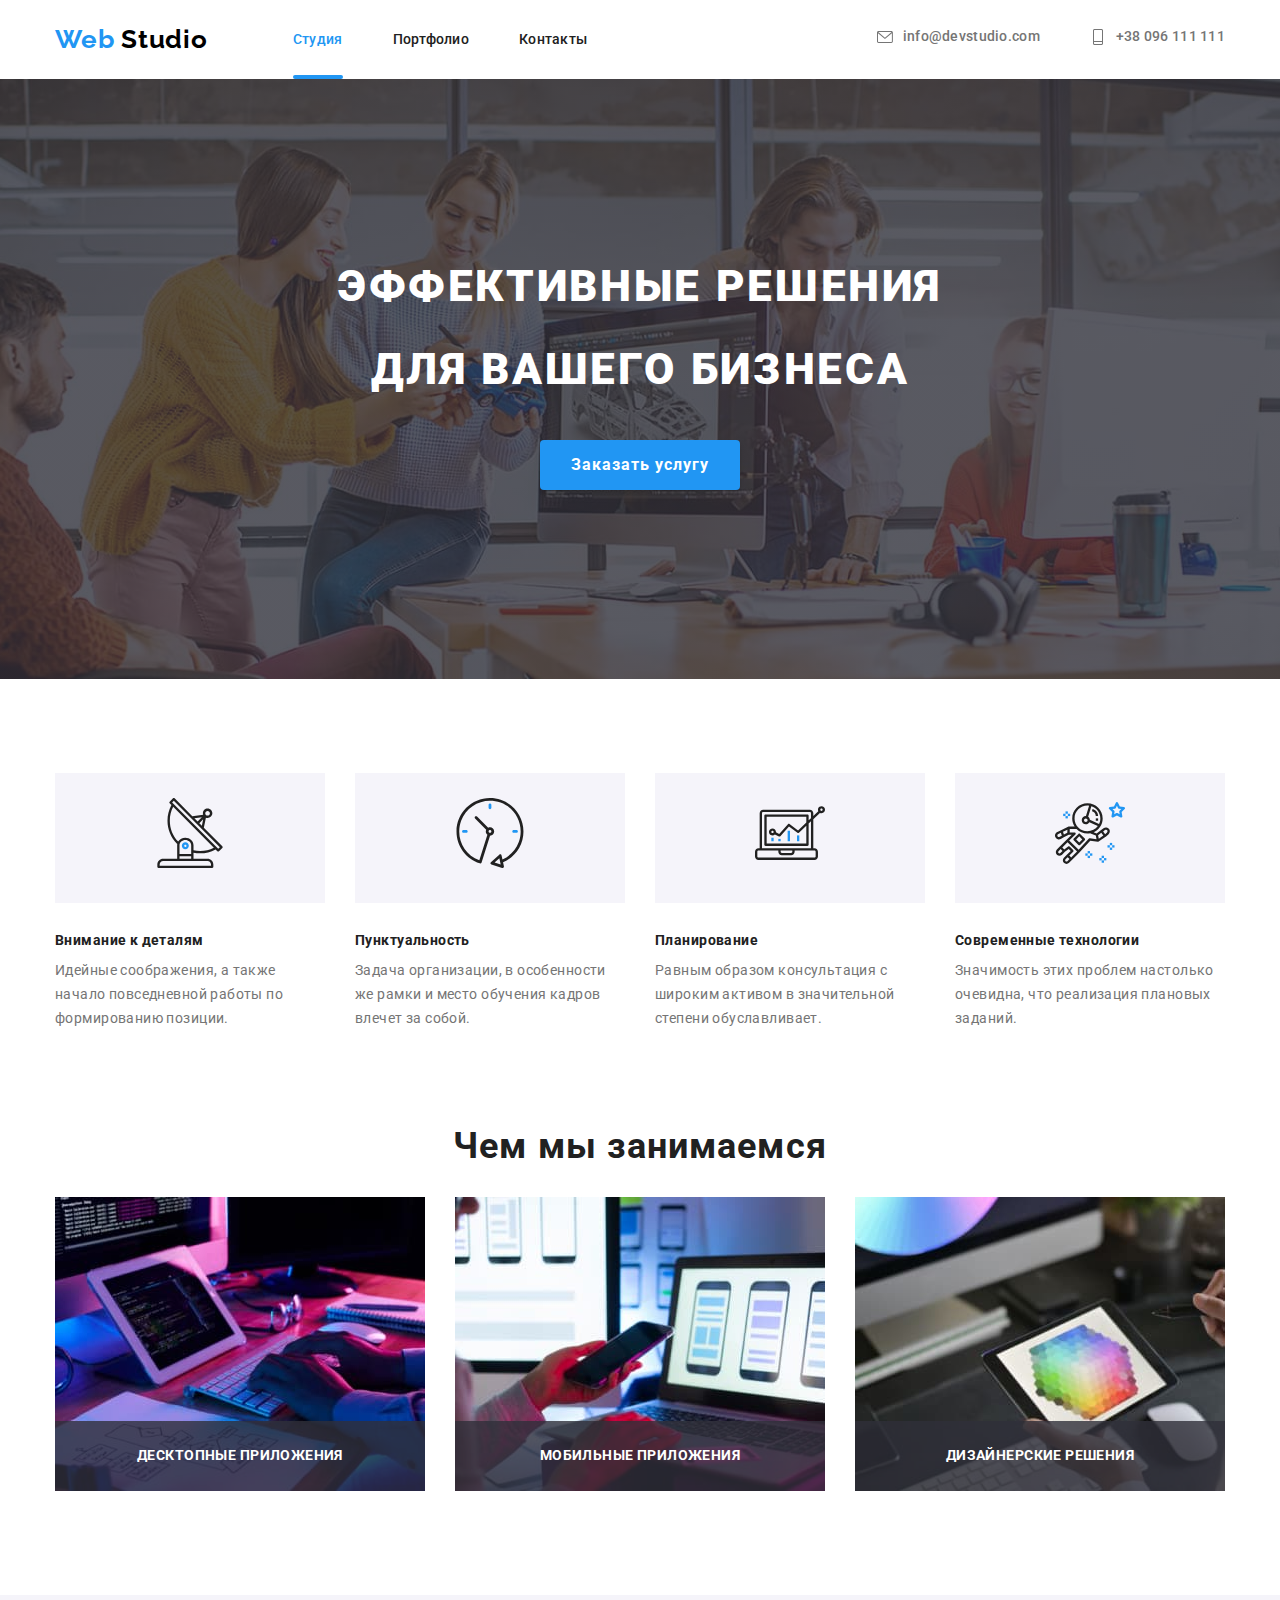
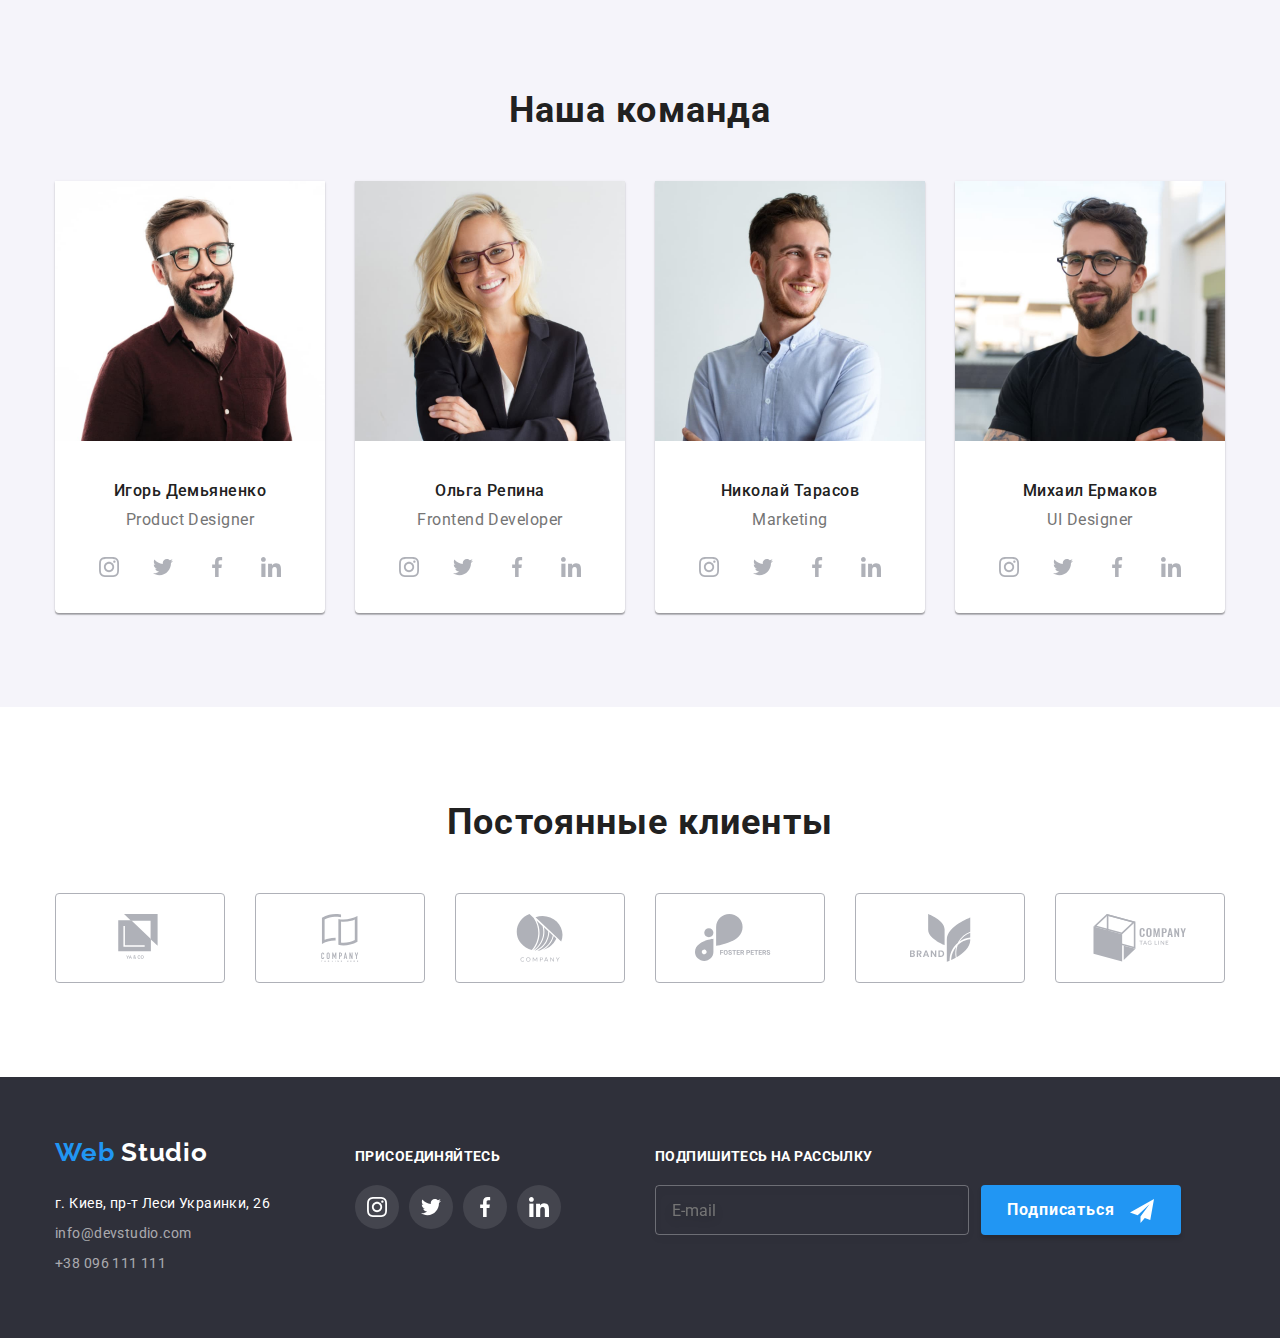
<file: index.html>
<!DOCTYPE html>
<html lang="ru">
	<head>
		<meta charset="UTF-8" />
		<meta name="viewport" content="width=device-width, initial-scale=1.0" />
		<title>Студия</title>
		<link href="https://fonts.googleapis.com/css2?family=Raleway:wght@700&&display=swap" rel="stylesheet" />
		<link href="https://fonts.googleapis.com/css2?family=Roboto:wght@400;500;700;900&display=swap" rel="stylesheet" />
		<link rel="stylesheet" href="./css/normalize.css" />
		<link rel="stylesheet" href="./css/style.css" />
	</head>
	<body>
		<!-- Шапка сайта -->
		<header>
			<div class="container page-header">
				<nav class="navigation">
					<a class="logo link" href="./index.html">
						<span>Web</span>
						Studio
					</a>
					<ul class="list menu-list">
						<li class="menu-item">
							<a href="./index.html" class="menu-link current">Студия</a>
						</li>
						<li class="menu-item">
							<a href="./portfolio.html" class="menu-link">Портфолио</a>
						</li>
						<li class="menu-item"><a href="" class="menu-link">Контакты</a></li>
					</ul>
				</nav>
				<div class="header-contacts">
					<ul class="contact-list list">
						<li class="header-contacts-item">
							<a href="mailto:info@devstudio.com" class="link contact-link">
								<svg class="contact-icon">
									<use href="./images/symbol-defs.svg#icon-mail"></use>
								</svg>
								info@devstudio.com
							</a>
						</li>
						<li class="header-contacts-item">
							<a href="tel:+380961111111" class="link contact-link">
								<svg class="contact-icon">
									<use href="./images/symbol-defs.svg#icon-smartphone"></use>
								</svg>
								+38 096 111 111
							</a>
						</li>
					</ul>
				</div>
			</div>
		</header>
		<main>
			<!-- Герой-->
			<section class="section-hero">
				<div class="hero-block">
					<div class="hero-title">
						<h1>Эффективные решения для вашего бизнеса</h1>
					</div>
					<div class="hero-btn">
						<button class="btn" data-modal-open>Заказать услугу</button>
					</div>
				</div>
				<div class="backdrop is-hidden" data-modal>
					<div class="modal">
						<button class="close-modal" data-modal-close>
							<svg><use href="./images/symbol-defs.svg#icon-close"></use></svg>
						</button>
						<form class="form" action="" method="POST">
							<span class="modal-form-title">Оставьте свои данные, мы вам перезвоним</span>
							<div class="form-group">
								<label class="form-label">
									Имя
									<input class="form-input" type="text" name="name" placeholder="Иванов Иван" />
									<svg class="form-black-icon">
										<use href="./images/symbol-defs.svg#icon-person-black"></use>
									</svg>
								</label>
							</div>
							<div class="form-group">
								<label class="form-label">
									Телефон
									<input class="form-input" type="tel" name="tel" placeholder="+38-099-999-99-99" />
									<svg class="form-black-icon">
										<use href="./images/symbol-defs.svg#icon-phone-black"></use>
									</svg>
								</label>
							</div>
							<div class="form-group">
								<label class="form-label">
									Почта
									<input class="form-input" type="email" name="mail" placeholder="myemail@domen.com" />
									<svg class="form-black-icon">
										<use href="./images/symbol-defs.svg#icon-email-black"></use>
									</svg>
								</label>
							</div>
							<div class="form-group">
								<label class="form-label">
									Комментарий
									<textarea name="comment" cols="30" rows="10" placeholder="Введите текст"></textarea>
								</label>
							</div>
							<div class="form-group">
								<label class="form-check">
									<input type="checkbox" name="agree" class="checkbox" />
									<span class="form-check-icon"></span>
									<svg class="form-icon">
										<use href="./images/symbol-defs.svg#icon-icon-check"></use>
									</svg>
									Соглашаюсь с рассылкой и принимаю
									<a class="form-agreement link" href="#">Условия договора</a>
								</label>
							</div>
							<button class="modal-button btn" type="submit">Отправить</button>
						</form>
					</div>
				</div>
			</section>

			<!-- Преимущества -->
			<section class="section-advantages">
				<div class="container block-advantages">
					<h2 style="height: 0; overflow: hidden;">Advantages</h2>
					<ul class="list our-advantages">
						<li class="our-advantages-item">
							<div class="advantages-pictupes">
								<svg xmlns="http://www.w3.org/2000/svg" xmlns:xlink="http://www.w3.org/1999/xlink">
									<use xlink:href="./images/symbol-defs.svg#icon-antenna"></use>
								</svg>
							</div>
							<h3 class="our-advantages-titles">Внимание к деталям</h3>
							<p class="our-advantages-text">
								Идейные соображения, а также начало повседневной работы по формированию позиции.
							</p>
						</li>
						<li class="our-advantages-item">
							<div class="advantages-pictupes">
								<svg xmlns="http://www.w3.org/2000/svg" xmlns:xlink="http://www.w3.org/1999/xlink">
									<use xlink:href="./images/symbol-defs.svg#icon-clock"></use>
								</svg>
							</div>
							<h3 class="our-advantages-titles">Пунктуальность</h3>
							<p class="our-advantages-text">
								Задача организации, в особенности же рамки и место обучения кадров влечет за собой.
							</p>
						</li>
						<li class="our-advantages-item">
							<div class="advantages-pictupes">
								<svg xmlns="http://www.w3.org/2000/svg" xmlns:xlink="http://www.w3.org/1999/xlink">
									<use xlink:href="./images/symbol-defs.svg#icon-diagram"></use>
								</svg>
							</div>
							<h3 class="our-advantages-titles">Планирование</h3>
							<p class="our-advantages-text">
								Равным образом консультация с широким активом в значительной степени обуславливает.
							</p>
						</li>
						<li class="our-advantages-item">
							<div class="advantages-pictupes">
								<svg xmlns="http://www.w3.org/2000/svg" xmlns:xlink="http://www.w3.org/1999/xlink">
									<use xlink:href="./images/symbol-defs.svg#icon-astronaut"></use>
								</svg>
							</div>
							<h3 class="our-advantages-titles">Современные технологии</h3>
							<p class="our-advantages-text">
								Значимость этих проблем настолько очевидна, что реализация плановых заданий.
							</p>
						</li>
					</ul>
				</div>
			</section>
			<!--Чем мы занимаемся-->
			<section class="section-we-doing">
				<div class="container">
					<h2>Чем мы занимаемся</h2>
					<ul class="list we-doing-list">
						<li class="we-doing-item">
							<a href="">
								<img src="./images/Doing1.jpg" alt="Лучшие десктопные придожеия" height="294" />
								<div class="we-doing-title"><h3>Десктопные приложения</h3></div>
							</a>
						</li>
						<li class="we-doing-item">
							<a href="">
								<img
									src="./images/Doing2.jpg"
									alt="Самые быстрые мобильные
                        приложения"
									height="294"
								/>
								<div class="we-doing-title"><h3>Мобильные приложения</h3></div>
							</a>
						</li>
						<li class="we-doing-item">
							<a href="">
								<img src="./images/Doing3.jpg" alt="Креативные дизайны" height="294" />
								<div class="we-doing-title"><h3>Дизайнерские решения</h3></div>
							</a>
						</li>
					</ul>
				</div>
			</section>
			<!--Наша команда-->
			<section class="section-our-team">
				<div class="container block-our-team">
					<h2>Наша команда</h2>
					<ul class="list our-team-list">
						<li class="our-team-item">
							<img src="./images/team-img1.jpg" alt="Фотография Николай Кучеренко" height="260" />
							<h3>Игорь Демьяненко</h3>
							<p>Product Designer</p>
							<ul class="list our-team-social-list">
								<li class="our-team-social-item">
									<a href="" aria-label="ссылка Instagram" target="_blank" rel="noopener noreferrer">
										<svg xmlns="http://www.w3.org/2000/svg" xmlns:xlink="http://www.w3.org/1999/xlink">
											<use xlink:href="./images/symbol-defs.svg#icon-instagram"></use>
										</svg>
									</a>
								</li>
								<li class="our-team-social-item">
									<a href="" aria-label="ссылка Twitter" target="_blank" rel="noopener noreferrer">
										<svg xmlns="http://www.w3.org/2000/svg" xmlns:xlink="http://www.w3.org/1999/xlink">
											<use xlink:href="./images/symbol-defs.svg#icon-twitter"></use>
										</svg>
									</a>
								</li>
								<li class="our-team-social-item">
									<a href="" aria-label="ссылка Facebook" target="_blank" rel="noopener noreferrer">
										<svg xmlns="http://www.w3.org/2000/svg" xmlns:xlink="http://www.w3.org/1999/xlink">
											<use xlink:href="./images/symbol-defs.svg#icon-facebook"></use>
										</svg>
									</a>
								</li>
								<li class="our-team-social-item">
									<a href="" aria-label="ссылка linkedin" target="_blank" rel="noopener noreferrer">
										<svg xmlns="http://www.w3.org/2000/svg" xmlns:xlink="http://www.w3.org/1999/xlink">
											<use xlink:href="./images/symbol-defs.svg#icon-linkedin"></use>
										</svg>
									</a>
								</li>
							</ul>
						</li>
						<li class="our-team-item">
							<img src="./images/team-img2.jpg" alt="Фотография Ольга Иванова" height="260" />
							<h3>Ольга Репина</h3>
							<p>Frontend Developer</p>
							<ul class="list our-team-social-list">
								<li class="our-team-social-item">
									<a href="" aria-label="ссылка Instagram" target="_blank" rel="noopener noreferrer">
										<svg xmlns="http://www.w3.org/2000/svg" xmlns:xlink="http://www.w3.org/1999/xlink">
											<use xlink:href="./images/symbol-defs.svg#icon-instagram"></use>
										</svg>
									</a>
								</li>
								<li class="our-team-social-item">
									<a href="" aria-label="ссылка Twitter" target="_blank" rel="noopener noreferrer">
										<svg xmlns="http://www.w3.org/2000/svg" xmlns:xlink="http://www.w3.org/1999/xlink">
											<use xlink:href="./images/symbol-defs.svg#icon-twitter"></use>
										</svg>
									</a>
								</li>
								<li class="our-team-social-item">
									<a href="" aria-label="ссылка Facebook" target="_blank" rel="noopener noreferrer">
										<svg xmlns="http://www.w3.org/2000/svg" xmlns:xlink="http://www.w3.org/1999/xlink">
											<use xlink:href="./images/symbol-defs.svg#icon-facebook"></use>
										</svg>
									</a>
								</li>
								<li class="our-team-social-item">
									<a href="" aria-label="ссылка linkedin" target="_blank" rel="noopener noreferrer">
										<svg xmlns="http://www.w3.org/2000/svg" xmlns:xlink="http://www.w3.org/1999/xlink">
											<use xlink:href="./images/symbol-defs.svg#icon-linkedin"></use>
										</svg>
									</a>
								</li>
							</ul>
						</li>
						<li class="our-team-item">
							<img src="./images/team-img3.jpg" alt="Фотография Андрей Шевченко" height="260" />
							<h3>Николай Тарасов</h3>
							<p>Marketing</p>
							<ul class="list our-team-social-list">
								<li class="our-team-social-item">
									<a href="" aria-label="ссылка Instagram" target="_blank" rel="noopener noreferrer">
										<svg xmlns="http://www.w3.org/2000/svg" xmlns:xlink="http://www.w3.org/1999/xlink">
											<use xlink:href="./images/symbol-defs.svg#icon-instagram"></use>
										</svg>
									</a>
								</li>
								<li class="our-team-social-item">
									<a href="" aria-label="ссылка Twitter" target="_blank" rel="noopener noreferrer">
										<svg xmlns="http://www.w3.org/2000/svg" xmlns:xlink="http://www.w3.org/1999/xlink">
											<use xlink:href="./images/symbol-defs.svg#icon-twitter"></use>
										</svg>
									</a>
								</li>
								<li class="our-team-social-item">
									<a href="" aria-label="ссылка Facebook" target="_blank" rel="noopener noreferrer">
										<svg xmlns="http://www.w3.org/2000/svg" xmlns:xlink="http://www.w3.org/1999/xlink">
											<use xlink:href="./images/symbol-defs.svg#icon-facebook"></use>
										</svg>
									</a>
								</li>
								<li class="our-team-social-item">
									<a href="" aria-label="ссылка linkedin" target="_blank" rel="noopener noreferrer">
										<svg xmlns="http://www.w3.org/2000/svg" xmlns:xlink="http://www.w3.org/1999/xlink">
											<use xlink:href="./images/symbol-defs.svg#icon-linkedin"></use>
										</svg>
									</a>
								</li>
							</ul>
						</li>
						<li class="our-team-item">
							<img src="./images/team-img4.jpg" alt="Фотография Иван Николаев" height="260" />
							<h3>Михаил Ермаков</h3>
							<p>UI Designer</p>
							<ul class="list our-team-social-list">
								<li class="our-team-social-item">
									<a href="" aria-label="ссылка Instagram" target="_blank" rel="noopener noreferrer">
										<svg xmlns="http://www.w3.org/2000/svg" xmlns:xlink="http://www.w3.org/1999/xlink">
											<use xlink:href="./images/symbol-defs.svg#icon-instagram"></use>
										</svg>
									</a>
								</li>
								<li class="our-team-social-item">
									<a href="" aria-label="ссылка Twitter" target="_blank" rel="noopener noreferrer">
										<svg xmlns="http://www.w3.org/2000/svg" xmlns:xlink="http://www.w3.org/1999/xlink">
											<use xlink:href="./images/symbol-defs.svg#icon-twitter"></use>
										</svg>
									</a>
								</li>
								<li class="our-team-social-item">
									<a href="" aria-label="ссылка Facebook" target="_blank" rel="noopener noreferrer">
										<svg xmlns="http://www.w3.org/2000/svg" xmlns:xlink="http://www.w3.org/1999/xlink">
											<use xlink:href="./images/symbol-defs.svg#icon-facebook"></use>
										</svg>
									</a>
								</li>
								<li class="our-team-social-item">
									<a href="" aria-label="ссылка linkedin" target="_blank" rel="noopener noreferrer">
										<svg xmlns="http://www.w3.org/2000/svg" xmlns:xlink="http://www.w3.org/1999/xlink">
											<use xlink:href="./images/symbol-defs.svg#icon-linkedin"></use>
										</svg>
									</a>
								</li>
							</ul>
						</li>
					</ul>
				</div>
			</section>
			<!--Постоянные клиенты-->
			<section class="section-regular-customers">
				<div class="container block-regular-customers">
					<h2>Постоянные клиенты</h2>
					<ul class="list regular-customers-list">
						<li class="regular-customers-item">
							<a href="">
								<svg xmlns="http://www.w3.org/2000/svg" xmlns:xlink="http://www.w3.org/1999/xlink">
									<use xlink:href="./images/symbol-defs.svg#icon-client1"></use>
								</svg>
							</a>
						</li>
						<li class="regular-customers-item">
							<a href="">
								<svg xmlns="http://www.w3.org/2000/svg" xmlns:xlink="http://www.w3.org/1999/xlink">
									<use xlink:href="./images/symbol-defs.svg#icon-client2"></use>
								</svg>
							</a>
						</li>
						<li class="regular-customers-item">
							<a href="">
								<svg xmlns="http://www.w3.org/2000/svg" xmlns:xlink="http://www.w3.org/1999/xlink">
									<use xlink:href="./images/symbol-defs.svg#icon-client3"></use>
								</svg>
							</a>
						</li>
						<li class="regular-customers-item">
							<a href="">
								<svg xmlns="http://www.w3.org/2000/svg" xmlns:xlink="http://www.w3.org/1999/xlink">
									<use xlink:href="./images/symbol-defs.svg#icon-client4"></use>
								</svg>
							</a>
						</li>
						<li class="regular-customers-item">
							<a href="">
								<svg xmlns="http://www.w3.org/2000/svg" xmlns:xlink="http://www.w3.org/1999/xlink">
									<use xlink:href="./images/symbol-defs.svg#icon-client5"></use>
								</svg>
							</a>
						</li>
						<li class="regular-customers-item">
							<a href="">
								<svg xmlns="http://www.w3.org/2000/svg" xmlns:xlink="http://www.w3.org/1999/xlink">
									<use xlink:href="./images/symbol-defs.svg#icon-client6"></use>
								</svg>
							</a>
						</li>
					</ul>
				</div>
			</section>
		</main>
		<!-- Футер -->
		<footer class="page-footer">
			<div class="container block-footer">
				<div class="footer-contacts">
					<a href="./index.html" class="footer-logo">
						<span>Web</span>
						Studio
					</a>
					<ul class="list footer-adress-list">
						<li class="footer-adress-item">
							<address>
								<a href="https://goo.gl/maps/oeuYJ6SbiT1VcakN6" target="_blank" rel="noopener noreferrer">
									г. Киев, пр-т Леси Украинки, 26
								</a>
							</address>
						</li>
						<li class="footer-adress-item">
							<a href="mailto:info@devstudio.com">info@devstudio.com</a>
						</li>
						<li class="footer-adress-item">
							<a href="tel:+380961111111">+38 096 111 111</a>
						</li>
					</ul>
				</div>
				<div class="footer-join">
					<h4 class="footer-title">Присоединяйтесь</h4>
					<ul class="list footer-soc-list">
						<li class="footer-soc-item">
							<a href="" aria-label="ссылка Instagram" target="_blank" rel="noopener noreferrer">
								<svg xmlns="http://www.w3.org/2000/svg" xmlns:xlink="http://www.w3.org/1999/xlink">
									<use xlink:href="./images/symbol-defs.svg#icon-instagram"></use>
								</svg>
							</a>
						</li>
						<li class="footer-soc-item">
							<a href="" aria-label="ссылка Twitter" target="_blank" rel="noopener noreferrer">
								<svg xmlns="http://www.w3.org/2000/svg" xmlns:xlink="http://www.w3.org/1999/xlink">
									<use xlink:href="./images/symbol-defs.svg#icon-twitter"></use>
								</svg>
							</a>
						</li>
						<li class="footer-soc-item">
							<a href="" aria-label="ссылка Facebook" target="_blank" rel="noopener noreferrer">
								<svg xmlns="http://www.w3.org/2000/svg" xmlns:xlink="http://www.w3.org/1999/xlink">
									<use xlink:href="./images/symbol-defs.svg#icon-facebook"></use>
								</svg>
							</a>
						</li>
						<li class="footer-soc-item">
							<a href="" aria-label="ссылка linkedin" target="_blank" rel="noopener noreferrer">
								<svg xmlns="http://www.w3.org/2000/svg" xmlns:xlink="http://www.w3.org/1999/xlink">
									<use xlink:href="./images/symbol-defs.svg#icon-linkedin"></use>
								</svg>
							</a>
						</li>
					</ul>
				</div>

				<div class="subscribe">
					<h4 class="footer-title">подпишитесь на рассылку</h4>
					<form class="form-wrap" action="" method="POST">
						<input class="email-field" type="email" placeholder="E-mail" name="subscribe" required="" />
						<button type="submit" class="subscribe-button btn">
							Подписаться
							<svg class="icon-send">
								<use href="./images/symbol-defs.svg#icon-send"></use>
							</svg>
						</button>
					</form>
				</div>
			</div>
		</footer>
		<script src="./js/modal.js"></script>
	</body>
</html>
</file>
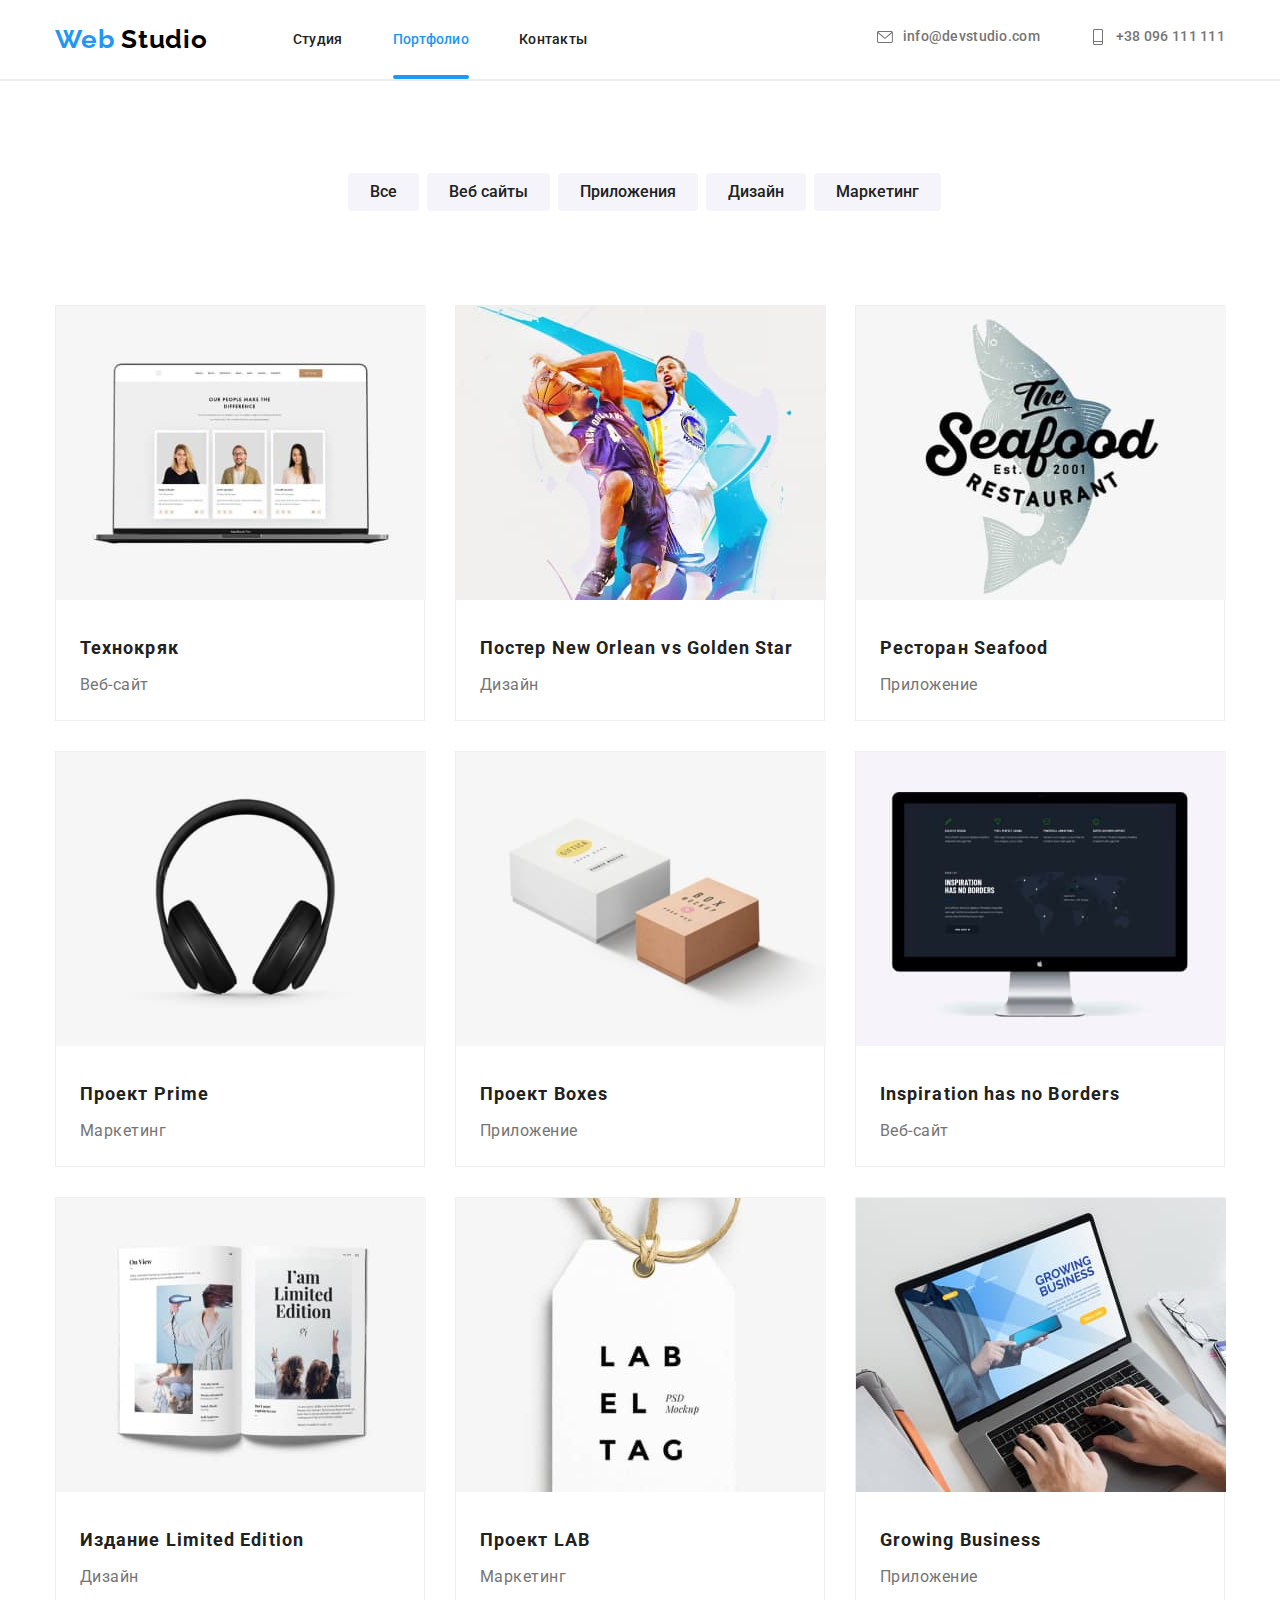
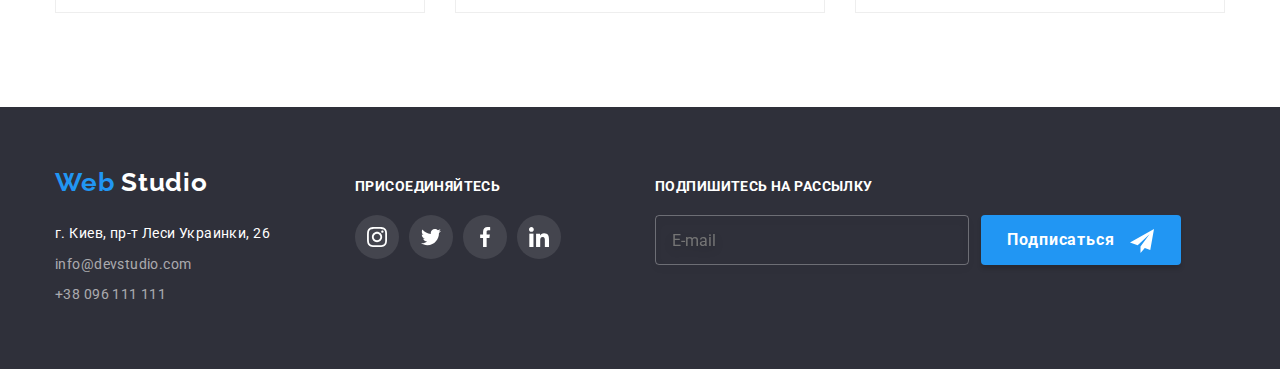
<file: portfolio.html>
<!DOCTYPE html>
<html lang="ru">
	<head>
		<meta charset="UTF-8" />
		<meta name="viewport" content="width=device-width, initial-scale=1.0" />
		<title>Портфолио</title>
		<link href="https://fonts.googleapis.com/css2?family=Raleway:wght@700&&display=swap" rel="stylesheet" />
		<link href="https://fonts.googleapis.com/css2?family=Roboto:wght@400;500;700;900&display=swap" rel="stylesheet" />
		<link rel="stylesheet" href="./css/normalize.css" />
		<link rel="stylesheet" href="./css/style.css" />
	</head>
	<body>
		<!-- Шапка сайта -->
		<header>
			<div class="container page-header">
				<nav class="navigation">
					<a class="logo link" href="./index.html">
						<span>Web</span>
						Studio
					</a>
					<ul class="list menu-list">
						<li class="menu-item">
							<a href="./index.html" class="menu-link">Студия</a>
						</li>
						<li class="menu-item">
							<a href="./portfolio.html" class="menu-link current">Портфолио</a>
						</li>
						<li class="menu-item"><a href="" class="menu-link">Контакты</a></li>
					</ul>
				</nav>
				<div class="header-contacts">
					<ul class="contact-list list">
						<li class="header-contacts-item">
							<a href="mailto:info@devstudio.com" class="link contact-link">
								<svg class="contact-icon">
									<use href="./images/symbol-defs.svg#icon-mail"></use>
								</svg>
								info@devstudio.com
							</a>
						</li>
						<li class="header-contacts-item">
							<a href="tel:+380961111111" class="link contact-link">
								<svg class="contact-icon">
									<use href="./images/symbol-defs.svg#icon-smartphone"></use>
								</svg>
								+38 096 111 111
							</a>
						</li>
					</ul>
				</div>
			</div>
			<div class="line"></div>
		</header>
		<!--Main-->
		<main>
			<section class="portfolio-main-navigation">
				<div class="visually-hidden"><h1>Галерея</h1></div>
				<div class="container">
					<ul class="portfolio-main-navigation-list list">
						<li class="btn-portfolio"><button>Все</button></li>
						<li class="btn-portfolio"><button>Веб сайты</button></li>
						<li class="btn-portfolio"><button>Приложения</button></li>
						<li class="btn-portfolio"><button>Дизайн</button></li>
						<li class="btn-portfolio"><button>Маркетинг</button></li>
					</ul>
				</div>
			</section>
			<section class="portfolio-galery">
				<div class="container">
					<ul class="portfolio-galery-list list">
						<li class="portfolio-galery-item">
							<a href="">
								<img src="./images/porfolio/portfolio-img1.jpg" alt="Технокряк" />
								<div class="portfolio-overley">
									<div class="portfolio-overley-img">
										<p class="portfolio-overley-text">
											Технокряк это современная площадка распространения коронавируса. Компании используют эту платформу
											для цифрового шпионажа и атак на защищённые сервера конкурентов.
										</p>
									</div>
								</div>
								<h2>Технокряк</h2>
								<p class="text">Веб-сайт</p>
							</a>
						</li>
						<li class="portfolio-galery-item">
							<a href="">
								<img src="./images/porfolio/portfolio-img2.jpg" alt="Постер New Orlean vs Golden Star" />
								<div class="portfolio-overley">
									<div class="portfolio-overley-img">
										<p class="portfolio-overley-text">
											Технокряк это современная площадка распространения коронавируса. Компании используют эту платформу
											для цифрового шпионажа и атак на защищённые сервера конкурентов.
										</p>
									</div>
								</div>
								<h2>Постер New Orlean vs Golden Star</h2>
								<p class="text">Дизайн</p>
							</a>
						</li>
						<li class="portfolio-galery-item">
							<a href="">
								<img src="./images/porfolio/portfolio-img3.jpg" alt="Ресторан Seafood" />
								<div class="portfolio-overley">
									<div class="portfolio-overley-img">
										<p class="portfolio-overley-text">
											Технокряк это современная площадка распространения коронавируса. Компании используют эту платформу
											для цифрового шпионажа и атак на защищённые сервера конкурентов.
										</p>
									</div>
								</div>
								<h2>Ресторан Seafood</h2>
								<p class="text">Приложение</p>
							</a>
						</li>
						<li class="portfolio-galery-item">
							<a href="">
								<img src="./images/porfolio/portfolio-img4.jpg" alt="Проект Prime" />
								<div class="portfolio-overley">
									<div class="portfolio-overley-img">
										<p class="portfolio-overley-text">
											Технокряк это современная площадка распространения коронавируса. Компании используют эту платформу
											для цифрового шпионажа и атак на защищённые сервера конкурентов.
										</p>
									</div>
								</div>
								<h2>Проект Prime</h2>
								<p class="text">Маркетинг</p>
							</a>
						</li>
						<li class="portfolio-galery-item">
							<a href="">
								<img src="./images/porfolio/portfolio-img5.jpg" alt="Проект Boxes" />
								<div class="portfolio-overley">
									<div class="portfolio-overley-img">
										<p class="portfolio-overley-text">
											Технокряк это современная площадка распространения коронавируса. Компании используют эту платформу
											для цифрового шпионажа и атак на защищённые сервера конкурентов.
										</p>
									</div>
								</div>
								<h2>Проект Boxes</h2>
								<p class="text">Приложение</p>
							</a>
						</li>
						<li class="portfolio-galery-item">
							<a href="">
								<img src="./images/porfolio/portfolio-img6.jpg" alt="Inspiration has no Borders" />
								<div class="portfolio-overley">
									<div class="portfolio-overley-img">
										<p class="portfolio-overley-text">
											Технокряк это современная площадка распространения коронавируса. Компании используют эту платформу
											для цифрового шпионажа и атак на защищённые сервера конкурентов.
										</p>
									</div>
								</div>
								<h2>Inspiration has no Borders</h2>
								<p class="text">Веб-сайт</p>
							</a>
						</li>
						<li class="portfolio-galery-item">
							<a href="">
								<img src="./images/porfolio/portfolio-img7.jpg" alt="Издание Limited Edition" />
								<div class="portfolio-overley">
									<div class="portfolio-overley-img">
										<p class="portfolio-overley-text">
											Технокряк это современная площадка распространения коронавируса. Компании используют эту платформу
											для цифрового шпионажа и атак на защищённые сервера конкурентов.
										</p>
									</div>
								</div>
								<h2>Издание Limited Edition</h2>
								<p class="text">Дизайн</p>
							</a>
						</li>
						<li class="portfolio-galery-item">
							<a href="">
								<img src="./images/porfolio/portfolio-img8.jpg" alt="" />
								<div class="portfolio-overley">
									<div class="portfolio-overley-img">
										<p class="portfolio-overley-text">
											Технокряк это современная площадка распространения коронавируса. Компании используют эту платформу
											для цифрового шпионажа и атак на защищённые сервера конкурентов.
										</p>
									</div>
								</div>
								<h2>Проект LAB</h2>
								<p class="text">Маркетинг</p>
							</a>
						</li>
						<li class="portfolio-galery-item">
							<a href="">
								<img src="./images/porfolio/portfolio-img9.jpg" alt="" />
								<div class="portfolio-overley">
									<div class="portfolio-overley-img">
										<p class="portfolio-overley-text">
											Технокряк это современная площадка распространения коронавируса. Компании используют эту платформу
											для цифрового шпионажа и атак на защищённые сервера конкурентов.
										</p>
									</div>
								</div>
								<h2>Growing Business</h2>
								<p class="text">Приложение</p>
							</a>
						</li>
					</ul>
				</div>
			</section>
		</main>
		<!-- Футер -->
		<footer class="page-footer">
			<div class="container block-footer">
				<div class="footer-contacts">
					<a href="./index.html" class="footer-logo">
						<span>Web</span>
						Studio
					</a>
					<ul class="list footer-adress-list">
						<li class="footer-adress-item">
							<address>
								<a href="https://goo.gl/maps/oeuYJ6SbiT1VcakN6" target="_blank" rel="noopener noreferrer">
									г. Киев, пр-т Леси Украинки, 26
								</a>
							</address>
						</li>
						<li class="footer-adress-item">
							<a href="mailto:info@devstudio.com">info@devstudio.com</a>
						</li>
						<li class="footer-adress-item">
							<a href="tel:+380961111111">+38 096 111 111</a>
						</li>
					</ul>
				</div>
				<div class="footer-join">
					<h4 class="footer-title">Присоединяйтесь</h4>
					<ul class="list footer-soc-list">
						<li class="footer-soc-item">
							<a href="" aria-label="ссылка Instagram" target="_blank" rel="noopener noreferrer">
								<svg xmlns="http://www.w3.org/2000/svg" xmlns:xlink="http://www.w3.org/1999/xlink">
									<use xlink:href="./images/symbol-defs.svg#icon-instagram"></use>
								</svg>
							</a>
						</li>
						<li class="footer-soc-item">
							<a href="" aria-label="ссылка Twitter" target="_blank" rel="noopener noreferrer">
								<svg xmlns="http://www.w3.org/2000/svg" xmlns:xlink="http://www.w3.org/1999/xlink">
									<use xlink:href="./images/symbol-defs.svg#icon-twitter"></use>
								</svg>
							</a>
						</li>
						<li class="footer-soc-item">
							<a href="" aria-label="ссылка Facebook" target="_blank" rel="noopener noreferrer">
								<svg xmlns="http://www.w3.org/2000/svg" xmlns:xlink="http://www.w3.org/1999/xlink">
									<use xlink:href="./images/symbol-defs.svg#icon-facebook"></use>
								</svg>
							</a>
						</li>
						<li class="footer-soc-item">
							<a href="" aria-label="ссылка linkedin" target="_blank" rel="noopener noreferrer">
								<svg xmlns="http://www.w3.org/2000/svg" xmlns:xlink="http://www.w3.org/1999/xlink">
									<use xlink:href="./images/symbol-defs.svg#icon-linkedin"></use>
								</svg>
							</a>
						</li>
					</ul>
				</div>

				<div class="subscribe">
					<h4 class="footer-title">подпишитесь на рассылку</h4>
					<form class="form-wrap" action="" method="POST">
						<input class="email-field" type="email" placeholder="E-mail" name="subscribe" required="" />
						<button type="submit" class="subscribe-button btn">
							Подписаться
							<svg class="icon-send">
								<use href="./images/symbol-defs.svg#icon-send"></use>
							</svg>
						</button>
					</form>
				</div>
			</div>
		</footer>
	</body>
</html>
</file>
<file: css/style.css>
:root {
	--main-color: #757575;
	--accent-color: #2196f3;
	--dark-color: #212121;
	--white-color: #ffffff;
}
.visually-hidden {
	position: absolute !important;
	clip: rect(1px 1px 1px 1px);
	/* IE6, IE7 */
	clip: rect(1px, 1px, 1px, 1px);
	padding: 0 !important;
	border: 0 !important;
	height: 1px !important;
	width: 1px !important;
	overflow: hidden;
}
*,
*:before,
*:after {
	box-sizing: border-box;
	margin: 0;
}

ul {
	padding-inline-start: 0px;
}
.list {
	list-style: none;
	padding: 0;
	margin: 0;
}
.link {
	text-decoration: none;
}
body {
	width: 100%;
	height: 100%;
	font-family: Roboto;
	font-size: 16px;
	line-height: 1.88;
	letter-spacing: 0.03em;
	color: var(--main-color);
}
.container {
	width: 1200px;
	padding-left: 15px;
	padding-right: 15px;
	padding-bottom: 94px;
	margin-right: auto;
	margin-left: auto;
}
.flexbox {
	display: flex;
}
.line {
	position: absolute;
	width: 100%;
	height: 0px;
	left: 0px;
	top: 79px;

	border: 1px solid #ececec;
}
.page-header {
	display: flex;
	align-items: center;
	padding-bottom: 0;
}
.navigation {
	display: flex;
	align-items: center;
	padding: 24px 0;
}
.logo {
	margin-right: 85px;
	font-family: Raleway;
	font-style: normal;
	font-weight: bold;
	font-size: 26px;
	line-height: 1.19;
	letter-spacing: 0.03em;
	color: #000000;
}
.logo span {
	color: #2196f3;
}
.logo-mail {
	width: 16px;
	height: 12px;
	color: #727272;
}

.menu-list {
	display: flex;
}
.menu-item:not(:last-child) {
	position: relative;
	margin-right: 50px;
}
.menu-link {
	padding-top: 32px;
	padding-bottom: 32px;
	font-family: Roboto;
	font-style: normal;
	font-weight: 500;
	font-size: 14px;
	line-height: 1.14;
	letter-spacing: 0.02em;
	text-decoration: none;
	color: var(--dark-color);

	transition-property: color, transform;
	transition-duration: 250ms;
	transition-timing-function: cubic-bezier(0.4, 0, 0.2, 1);
	transition-delay: 0;
}
.current {
	color: var(--accent-color);
}
.current::after {
	content: "";
	display: block;
	position: absolute;
	width: 100%;
	height: 4px;
	bottom: -24px;
	border-radius: 2px;
	background-color: var(--accent-color);
	background-repeat: no-repeat;
}
.menu-link:hover,
:focus {
	color: var(--accent-color);
	transition: color, transform;
	cursor: pointer;
}
.header-contacts {
	align-items: center;
	margin-left: auto;
}
.contact-list {
	display: flex;
	font-family: Roboto;
	font-style: normal;
	font-weight: 500;
	font-size: 14px;
	line-height: 1.14;
	letter-spacing: 0.02em;
	color: var(--main-color);
}
.header-contacts-item:not(:last-child) {
	margin-right: 50px;
}
.contact-link {
	display: inline-flex;
	color: var(--main-color);
	fill: var(--main-color);

	transition-property: color, transform;
	transition-duration: 250ms;
	transition-timing-function: cubic-bezier(0.4, 0, 0.2, 1);
	transition-delay: 0;
}
.contact-icon {
	width: 16px;
	height: 16px;
	margin-right: 10px;
}
.menu-link:hover,
.menu-link:active,
.menu-link:focus,
.contact-link:hover,
.contact-link:focus {
	transition: color, transform;

	color: var(--accent-color);
	fill: var(--accent-color);
	cursor: pointer;
}
.hero-block {
	max-width: 1600px;
	height: 600px;
	display: flex;
	padding-top: 137px;
	margin-left: auto;
	margin-right: auto;
	flex-direction: column;
	background: linear-gradient(to right, rgba(47, 48, 58, 0.8), rgba(47, 48, 58, 0.8)), url(../images/hero.jpg);
	background-repeat: no-repeat;
	background-size: cover;
	background-position: center;
}
.hero-title {
	display: flex;
	justify-content: center;
}
h1 {
	max-width: 696px;
	font-family: Roboto;
	font-style: normal;
	font-weight: 900;
	font-size: 44px;
	line-height: 1, 36;
	text-align: center;
	letter-spacing: 0.06em;
	text-transform: uppercase;
	color: var(--white-color);
}
.hero-btn {
	display: flex;
	justify-content: center;
}
.btn {
	padding: 10px 0;
	width: 200px;
	font-family: Roboto;
	font-style: normal;
	font-weight: bold;
	font-size: 16px;
	line-height: 1.88;
	text-align: center;
	letter-spacing: 0.06em;
	color: var(--white-color);
	fill: var(--white-color);
	background: var(--accent-color);
	box-shadow: 0px 4px 4px rgba(0, 0, 0, 0.15);
	border-radius: 4px;
	border: none;
	outline: none;
	transition-property: color, transform, fill;
	transition-duration: 250ms;
	transition-timing-function: cubic-bezier(0.4, 0, 0.2, 1);
	transition-delay: 0;
}
.btn:hover,
.btn:focus {
	color: var(--accent-color);
	background-color: var(--white-color);
	fill: var(--accent-color);
	cursor: pointer;
}
.backdrop {
	position: fixed;
	top: 0;
	left: 0;
	width: 100%;
	height: 100%;
	background-color: rgba(0, 0, 0, 0.2);
	opacity: 1;
	z-index: 99;
	transition-property: transform, opacity;
	transition-duration: 250ms;
	transition-timing-function: cubic-bezier(0.4, 0, 0.2, 1);
	transition-delay: 0;
	transform: scale(1);
}

.is-hidden {
	visibility: hidden;
	opacity: 0;
	pointer-events: none;
	transform: scale(0.2);
}
.modal {
	position: absolute;
	padding: 40px;
	top: 50%;
	left: 50%;
	transform: translate(-50%, -50%);
	min-width: 528px;
	min-height: 581px;

	background-color: #ffffff;
	box-shadow: 0px 1px 3px rgba(0, 0, 0, 0.12), 0px 1px 1px rgba(0, 0, 0, 0.14), 0px 2px 1px rgba(0, 0, 0, 0.2);
	border-radius: 4px;
}
.close-modal {
	position: absolute;
	top: 8px;
	right: 8px;
	width: 30px;
	height: 30px;
	padding: 0;
	background-color: var(--white-color);
	border: 1px solid rgba(0, 0, 0, 0.1);
	border-radius: 50%;
	background-clip: border-box;
}
.close-modal svg {
	width: 18px;
	height: 18px;
	fill: var(--dark-color);
	transition-property: fill;
	transition-duration: 250ms;
	transition-timing-function: cubic-bezier(0.4, 0, 0.2, 1);
	transition-delay: 0;
}
.close-modal:hover svg,
.close-modal:focus svg {
	fill: var(--accent-color);
}
.close-modal:hover,
.close-modal:focus {
	cursor: pointer;
}
.modal-form-title {
	color: var(--dark-color);
	font-weight: bold;
	font-size: 20px;
	line-height: 23px;
	text-align: center;
}
.modal-button {
	margin-top: 30px;
	align-self: center;
}

.modal-button:hover,
.modal-button:focus {
	background-color: var(--accent-color);
	color: var(--white-color);
}
.form {
	color: var(--main-color);
	padding-top: 25px;
	display: flex;
	flex-direction: column;
}
.form-group:not(:last-of-type) {
	margin-top: 28px;
}

.form-group:nth-last-of-type(1) {
	margin-top: 20px;
}
.form-group:hover label {
	cursor: pointer;
}
.form-group:hover input,
.form-group:focus input {
	border-color: var(--accent-color);
	cursor: pointer;
}
.form-group:hover textarea,
.form-group:focus textarea {
	border-color: var(--accent-color);
	cursor: pointer;
}
.form-group:hover .form-black-icon,
.form-input:focus + .form-black-icon,
.form-input:active + .form-black-icon {
	fill: var(--accent-color);
	cursor: pointer;
}
.form-group:hover .form-icon,
.form-group:focus .form-icon {
	fill: var(--white-color);
	cursor: pointer;
}
.form-group:hover textarea::placeholder,
.form-group:focus textarea::placeholder,
.form-group:hover input::placeholder,
.form-group:focus input::placeholder {
	color: var(--accent-color);
}
.form-label {
	position: relative;
}
.form-label > input {
	color: var(--dark-color);
	height: 40px;
	width: 100%;
	padding-left: 42px;
	border: 1px solid rgba(33, 33, 33, 0.2);
	border-radius: 4px;
	outline-color: var(--accent-color);
	transition: border-color 250ms cubic-bezier(0.4, 0, 0.2, 1);
}
.form-label > svg {
	position: absolute;
	width: 15px;
	height: 15px;
	top: 37px;
	left: 14px;
	fill: var(--dark-color);
	transition: fill 250ms cubic-bezier(0.4, 0, 0.2, 1);
}
.form-label > textarea {
	height: 120px;
	width: 100%;
	padding: 16px 12px;
	border: 1px solid rgba(33, 33, 33, 0.2);
	border-radius: 4px;
	transition: border-color 250ms cubic-bezier(0.4, 0, 0.2, 1);
	color: var(--dark-color);
	outline-color: var(--accent-color);
	resize: vertical;
}
.form-label > textarea::placeholder {
	color: var(--main-color);
	transition: color 250ms cubic-bezier(0.4, 0, 0.2, 1);
}
.form-label > textarea::placeholder {
	color: var(--main-color);
}
.checkbox {
	/* -webkit-appearance: none;
  -moz-appearance: none;
  appearance: none;
  position: absolute; */

	position: absolute;
	width: 1px;
	height: 1px;
	margin: -1px;
	border: 0;
	padding: 0;
	clip: rect(0 0 0 0);
	overflow: hidden;
}
.checkbox:checked + .form-check-icon {
	background-color: var(--accent-color);
	border-color: var(--accent-color);
}

.checkbox:checked ~ .form-icon {
	fill: var(--white-color);
	opacity: 1;
}
/* .checkbox::before {
	content: "";
	display: inline-block;
	width: 16px;
	height: 16px;
	margin-right: 7px;
	vertical-align: text-top;
	border: solid 1px var(--dark-color);
} */
.form-check {
	position: relative;
}
.form-check-icon {
	display: inline-block;
	width: 16px;
	height: 16px;
	margin-right: 7px;
	vertical-align: text-top;
	border: solid 1px var(--dark-color);
	border-radius: 2px;

	transition-property: background-color, border-color, transform;
	transition-duration: 250ms;
	transition-timing-function: cubic-bezier(0.4, 0, 0.2, 1);
	transition-delay: 0;
}
.form-icon {
	position: absolute;
	display: block;
	top: 0px;
	width: 16px;
	height: 16px;
	margin-right: 7px;
	vertical-align: text-top;
	fill: var(--white-color);
}
.form-agreement {
	color: var(--accent-color);
}
h2 {
	font-family: Roboto;
	font-style: normal;
	font-weight: bold;
	font-size: 36px;
	line-height: 1.17;
	text-align: center;
	letter-spacing: 0.03em;
	color: var(--dark-color);
}
.our-advantages-titles {
	margin-top: 30px;
	font-family: Roboto;
	font-style: normal;
	font-weight: bold;
	font-size: 14px;
	line-height: 1.14;
	letter-spacing: 0.03em;
	color: var(--dark-color);
}
.our-advantages-text {
	margin-top: 10px;
	font-family: Roboto;
	font-style: normal;
	font-weight: normal;
	font-size: 14px;
	line-height: 1.71;
	letter-spacing: 0.03em;
}
.block-advantages {
	padding-top: 94px;
}
.our-advantages {
	display: flex;
	flex-wrap: wrap;
}
.advantages-pictupes {
	background-color: #f5f4fa;
}
.our-advantages svg {
	width: 70px;
	height: 70px;
	margin: 25px 100px;
}
.our-advantages-item {
	width: calc((100% - 30px * 3) / 4);
	margin-right: 30px;
	vertical-align: top;
}
.our-advantages-item:last-child {
	margin-right: 0;
}
.we-doing-item h3 {
	color: var(--white-color);
	transition-property: color, transform;
	transition-duration: 250ms;
	transition-timing-function: cubic-bezier(0.4, 0, 0.2, 1);
	transition-delay: 0;
}
.we-doing-item:hover h3,
.we-doing-item:focus h3 {
	color: var(--accent-color);
	cursor: pointer;
}
.section-we-doing img {
	font-family: Roboto;
	font-style: normal;
	font-weight: bold;
	font-size: 14px;
	line-height: 1.14;
	text-align: center;
	letter-spacing: 0.03em;
	color: var(--white-color);
}
.we-doing-title {
	position: absolute;
	align-items: center;
	width: 100%;
	height: 70px;
	bottom: 10px;
	background-color: rgba(47, 48, 58, 0.8);
}
.we-doing-title > h3 {
	position: relative;
	top: 27px;
	font-family: Roboto;
	font-style: normal;
	font-weight: bold;
	font-size: 14px;
	line-height: 1.14;
	text-align: center;
	letter-spacing: 0.03em;
	text-transform: uppercase;
	color: var(--white-color);
}
.we-doing-list {
	position: relative;
	display: flex;
	flex-wrap: wrap;
	margin-top: 30px;
}
.we-doing-item {
	width: calc((100% - 30px * 2) / 3);
	position: relative;
	margin-right: 30px;
	/*  vertical-align: top;*/
}
.we-doing-item:last-child {
	margin-right: 0;
}
/*Блок "Наша команда"*/
.section-our-team {
	background: #f5f4fa;
}
.block-our-team {
	padding-top: 94px;
}
.our-team-list {
	display: flex;
	flex-wrap: wrap;
	margin-top: 50px;
}
.our-team-item {
	width: calc((100% - 30px * 3) / 4);
	background-color: var(--white-color);
	margin-right: 30px;
	background: #ffffff;
	box-shadow: 0px 1px 3px rgba(0, 0, 0, 0.12), 0px 1px 1px rgba(0, 0, 0, 0.14), 0px 2px 1px rgba(0, 0, 0, 0.2);
	border-radius: 0px 0px 4px 4px;
}
.our-team-item:last-child {
	margin-right: 0;
}
.our-team-item > h3 {
	margin-top: 30px;
	font-family: Roboto;
	font-style: normal;
	font-weight: 500;
	font-size: 16px;
	line-height: 1.19;
	text-align: center;
	letter-spacing: 0.03em;
	color: var(--dark-color);
}
.our-team-item > p {
	margin-top: 10px;
	line-height: 19px;
	text-align: center;
}
.our-team-social-list {
	display: flex;
	flex-wrap: wrap;
	justify-content: center;
	margin-top: 16px;
	margin-bottom: 24px;
}
.our-team-social-item {
	margin-right: 10px;
	background: var(--white-color);
	border-radius: 50%;
	fill: #afb1b8;
	transition-property: fill, background-color, transform;
	transition-duration: 250ms;
	transition-timing-function: cubic-bezier(0.4, 0, 0.2, 1);
	transition-delay: 0;
}
.our-team-social-item:last-child {
	margin-right: 0;
}
.our-team-social-item > a {
	width: 44px;
	height: 44px;
	display: flex;
	line-height: 0;
	letter-spacing: 0;
}
.our-team-social-item > a > svg {
	width: 20px;
	height: 20px;
	margin: 12px;
	fill: #afb1b8;

	transition-property: fill;
	transition-duration: 250ms;
	transition-timing-function: cubic-bezier(0.4, 0, 0.2, 1);
	transition-delay: 0;
}
.our-team-social-item:hover,
.our-team-social-item:focus {
	background: var(--accent-color);
	fill: #ffffff;
	cursor: pointer;
}
.our-team-social-item:hover > a > svg,
.our-team-social-item:focus > a > svg {
	fill: #ffffff;
}
/*Блок "Постоянные клиенты"*/

.block-regular-customers {
	padding-top: 94px;
}
.regular-customers-list {
	display: flex;
	flex-wrap: wrap;
	margin-top: 50px;
}
.regular-customers-item {
	position: relative;
	display: flex;
	width: calc((100% - 30px * 5) / 6);
	height: 90px;
	margin-right: 30px;
	justify-content: center;
	align-items: center;
	border: 1px solid #afb1b8;
	border-radius: 4px;
	fill: #afb1b8;
	transition-property: transform;
	transition-duration: 250ms;
	transition-timing-function: cubic-bezier(0.4, 0, 0.2, 1);
	transition-delay: 0;
}
.regular-customers-item:last-child {
	margin-right: 0;
}
.regular-customers-item:hover,
.regular-customers-item:focus {
	border: solid 1px var(--accent-color);
	cursor: pointer;
}

.regular-customers-item > a {
	width: 100%;
	height: 100%;
	display: flex;
}
.regular-customers-item > a > svg {
	margin-top: auto;
	margin-bottom: auto;
	height: 48px;

	fill: #afb1b8;
	transition-property: fill;
	transition-duration: 250ms;
	transition-timing-function: cubic-bezier(0.4, 0, 0.2, 1);
	transition-delay: 0;
	transform: rotateY(50%);
}
.regular-customers-item:hover > a > svg,
.regular-customers-item:focus > a > svg {
	fill: #2196f3;
}

/*Footer*/
.page-footer {
	background-color: #2f303a;
}
.block-footer {
	/*justify-content: space-between;*/
	display: flex;
	align-items: baseline;
	padding-top: 60px;
	padding-bottom: 60px;
}
.block-footer > div:not(:last-child) {
	width: calc((50% - 45px) / 2);
	margin-right: 30px;
}
.block-footer > div:last-child {
	width: calc(50% - 15px);
}
.footer-contacts {
	display: flex;
	flex-wrap: wrap;
	flex-direction: column;
	width: calc((50% - 45px) / 2);
}
.footer-logo {
	display: inline-block;
	font-family: Raleway;
	font-style: normal;
	font-weight: bold;
	font-size: 26px;
	line-height: 1.19;
	letter-spacing: 0.03em;
	text-decoration: none;
	color: var(--white-color);
}
.footer-logo span {
	color: #2196f3;
}

.footer-adress-list {
	display: flex;
	flex-direction: column;
	margin-top: 20px;
}
.footer-adress-list a {
	font-family: Roboto;
	font-style: normal;
	font-weight: normal;
	font-size: 14px;
	line-height: 1.71;
	letter-spacing: 0.03em;
	text-decoration: none;
	color: rgba(255, 255, 255, 0.6);

	transition-property: color, transform;
	transition-duration: 250ms;
	transition-timing-function: cubic-bezier(0.4, 0, 0.2, 1);
	transition-delay: 0;
}
.footer-adress-item > address > a {
	color: var(--white-color);
}
.footer-adress-item a:hover,
.footer-adress-item a:hover {
	color: var(--accent-color);
}
.footer-join {
	display: flex;
	flex-direction: column;
}
.footer-title {
	font-family: Roboto;
	font-style: normal;
	font-weight: bold;
	font-size: 14px;
	line-height: 1.14;
	letter-spacing: 0.03em;
	text-transform: uppercase;
	color: var(--white-color);
}
.footer-soc-list {
	display: flex;
	flex-wrap: wrap;
	justify-content: start;
	margin-top: 20px;
}
.footer-soc-item > a {
	width: 44px;
	height: 44px;
	display: flex;
	line-height: 0;
	letter-spacing: 0;
	fill: #ffffff;
}
.footer-soc-item > a > svg {
	width: 20px;
	height: 20px;
	margin: 12px;
}
.footer-soc-item {
	background-color: rgba(255, 255, 255, 0.1);
	/*background-size: 44px;*/
	border-radius: 50%;
	margin-right: 10px;

	transition-property: background-color, transform;
	transition-duration: 250ms;
	transition-timing-function: cubic-bezier(0.4, 0, 0.2, 1);
	transition-delay: 0;
}
.footer-soc-item:last-child {
	margin-right: 0;
}
.footer-soc-item:hover,
.footer-soc-item:focus {
	background-color: var(--accent-color);
	cursor: pointer;
}
.subscribe {
	display: flex;
	flex-direction: column;
}
.subscribe-button {
	margin-left: 12px;
	height: 50px;
}
.form-wrap {
	display: flex;
	flex-direction: row;
	margin-top: 20px;
}
.email-field {
	height: 50px;
	width: 55%;
	border: 1px solid rgba(255, 255, 255, 0.3);
	box-sizing: border-box;
	filter: drop-shadow(0px 4px 4px rgba(0, 0, 0, 0.15));
	border-radius: 4px;
	color: var(--white-color);
	background-color: transparent;
	outline: none;
	padding-left: 16px;
	font-family: Roboto;
	font-style: normal;
	font-weight: normal;
	font-size: 16px;
	line-height: 1.25;
}

.email-field:focus,
.email-field:hover {
	border-color: var(--accent-color);
	box-shadow: 1px var(--accent-color);
	cursor: pointer;
}

.icon-send {
	width: 24px;
	height: 24px;
	margin-left: 10px;
	vertical-align: middle;
}

/*Portfolio*/

/* Line */
.header-line {
	position: absolute;
	width: 100%;
	height: 0px;
	left: 0px;
	top: 80px;
	border: 1px solid #ececec;
}
.portfolio-main-navigation-list {
	padding-top: 94px;
	display: flex;
	justify-content: center;
	font-family: Roboto;
	font-style: normal;
	font-weight: bold;
	font-size: 16px;
	line-height: 1.88;
	margin-left: 8px;
	text-align: center;
	text-decoration: none;
	letter-spacing: 0.06em;
}
.btn-portfolio:not(:last-child) {
	margin-right: 8px;
}
.btn-portfolio button {
	font-family: Roboto;
	font-style: normal;
	font-weight: 500;
	font-size: 16px;
	line-height: 1.63;
	padding: 6px 22px;
	border-radius: 4px;
	color: var(--dark-color);
	background: #f5f4fa;
	/*box-shadow: 0px 4px 4px rgba(0, 0, 0, 0.15);*/
	border: none;
	outline: none;

	transition-property: color, transform, background-color, box-shadow;
	transition-duration: 250ms;
	transition-timing-function: cubic-bezier(0.4, 0, 0.2, 1);
	transition-delay: 0;
}
.btn-portfolio button:hover,
.btn-portfolio button:focus {
	color: var(--white-color);
	background-color: var(--accent-color);
	box-shadow: 0px 2px 2px rgba(0, 0, 0, 0.12), 0px 1px 2px rgba(0, 0, 0, 0.08), 0px 3px 1px rgba(0, 0, 0, 0.1);
	cursor: pointer;
}

.portfolio-galery-list {
	display: flex;
	flex-wrap: wrap;
}

.portfolio-galery-item {
	position: relative;
	width: calc((100% - 30px * 2) / 3);
	margin-top: 30px;
	margin-right: 30px;
	background: #ffffff;
	border: 1px solid #eeeeee;
	box-sizing: border-box;
}
.portfolio-galery-item:nth-child(-n + 3) {
	margin-top: 0px;
}
.portfolio-galery-item:nth-child(3n + 3) {
	margin-right: 0;
}
.portfolio-galery-item:hover,
.portfolio-galery-item:focus {
	border: 1px solid #eeeeee;
	box-shadow: 0px 1px 1px rgba(0, 0, 0, 0.12), 0px 4px 4px rgba(0, 0, 0, 0.06), 1px 4px 6px rgba(0, 0, 0, 0.16);
	cursor: pointer;
}
.portfolio-galery-item:hover .portfolio-overley-img,
.portfolio-galery-item:focus .portfolio-overley-img {
	transform: translateY(0);

	opacity: 1;
}
.portfolio-galery-item > a {
	text-decoration: none;
}
.portfolio-galery-item h2 {
	margin-top: 20px;
	margin-left: 24px;
	font-family: Roboto;
	font-style: normal;
	font-weight: bold;
	font-size: 18px;
	line-height: 2;
	text-align: left;
	letter-spacing: 0.06em;
	color: var(--dark-color);
}
.portfolio-galery-item .text {
	margin-top: 4px;
	margin-left: 24px;
	margin-bottom: 20px;
	font-family: Roboto;
	font-style: normal;
	font-weight: normal;
	font-size: 16px;
	line-height: 1.88;
	letter-spacing: 0.03em;
	color: var(--main-color);
}
.portfolio-overley {
	position: absolute;
	top: 0;
	left: 0;
	width: 100%;
	height: 294px;
	overflow: hidden;
}
.portfolio-overley-img {
	position: absolute;
	top: 0;
	left: 0;
	color: var(--white-color);
	margin: 0;
	width: 100%;
	height: 294px;

	background-color: rgba(33, 150, 243, 0.9);
	background-size: 100px 100px;

	transition-property: background-color, opacity, transform;
	transition-duration: 250ms;
	transition-timing-function: cubic-bezier(0.4, 0, 0.2, 1);
	transition-delay: 0;
	opacity: 0;
	transform: translateY(100%);
}

.portfolio-overley-text {
	margin: 63px 24px;
	color: var(--white-color);
}
</file>
